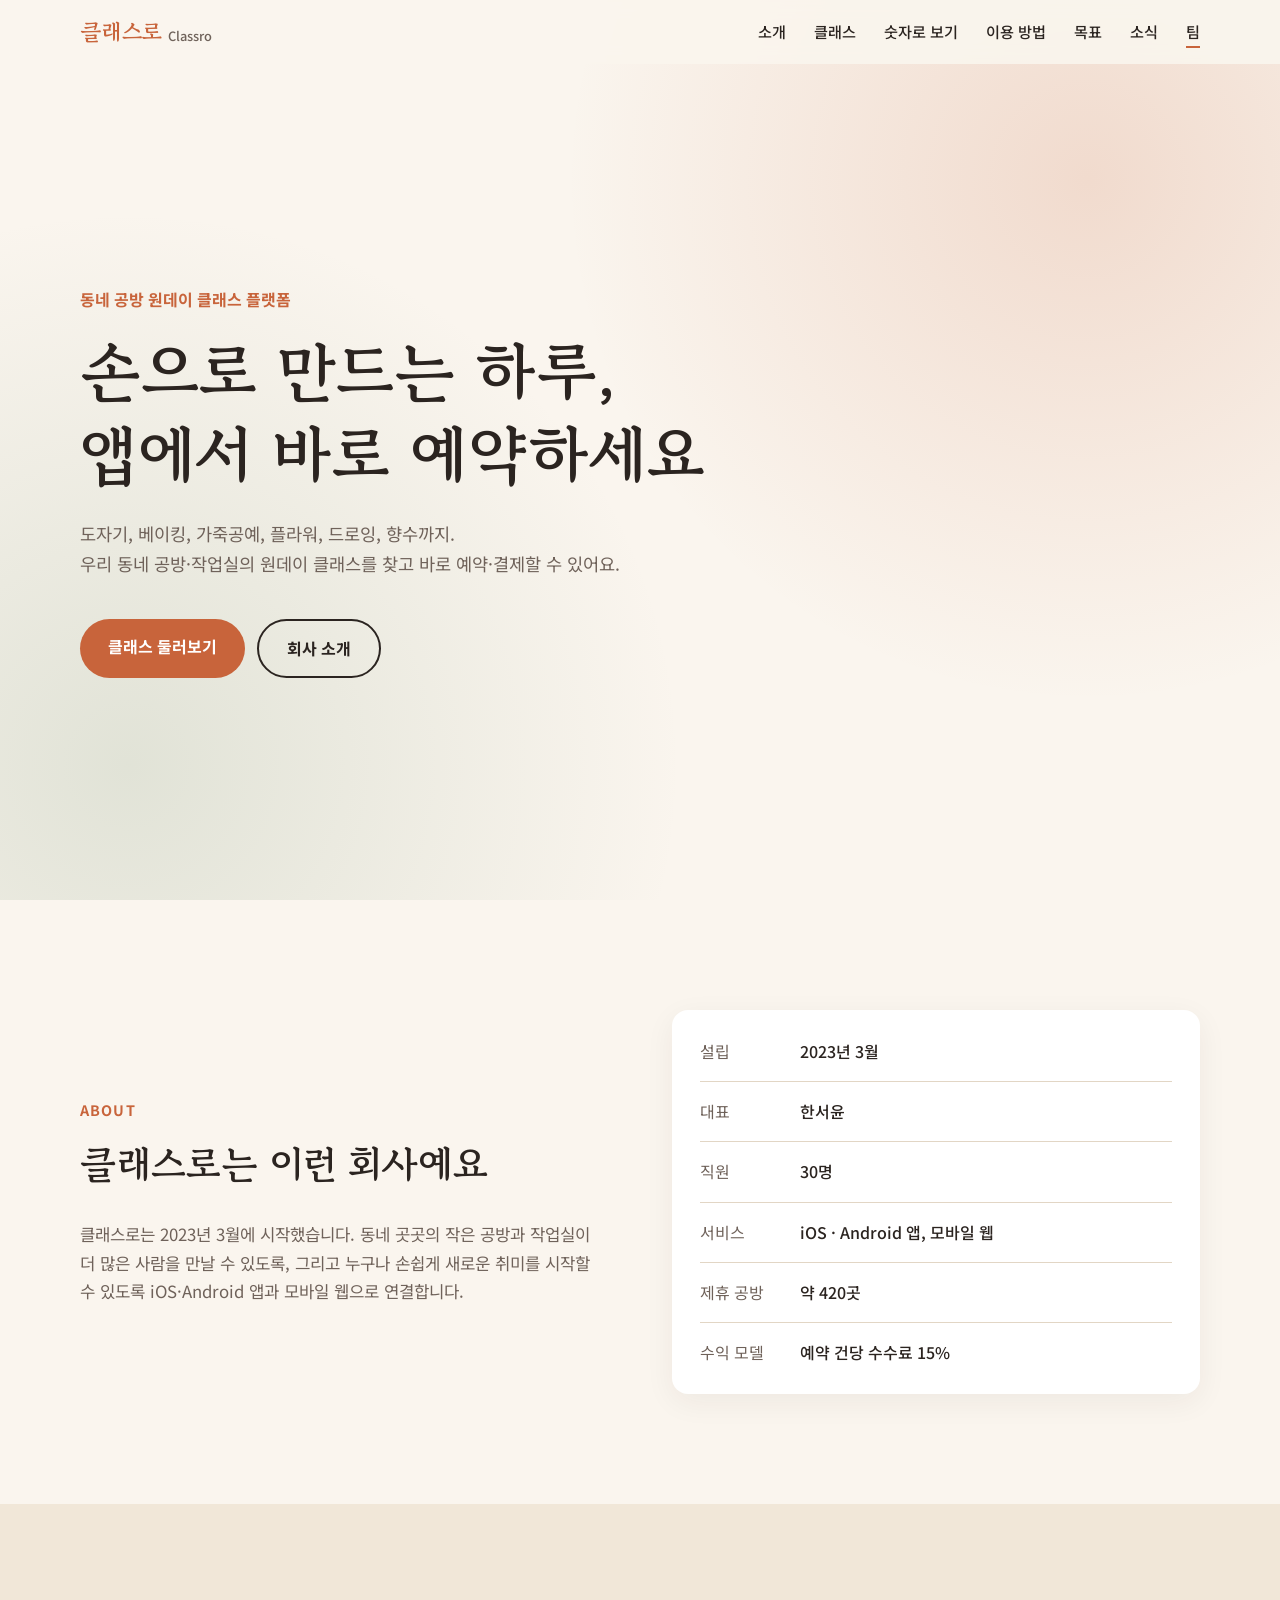
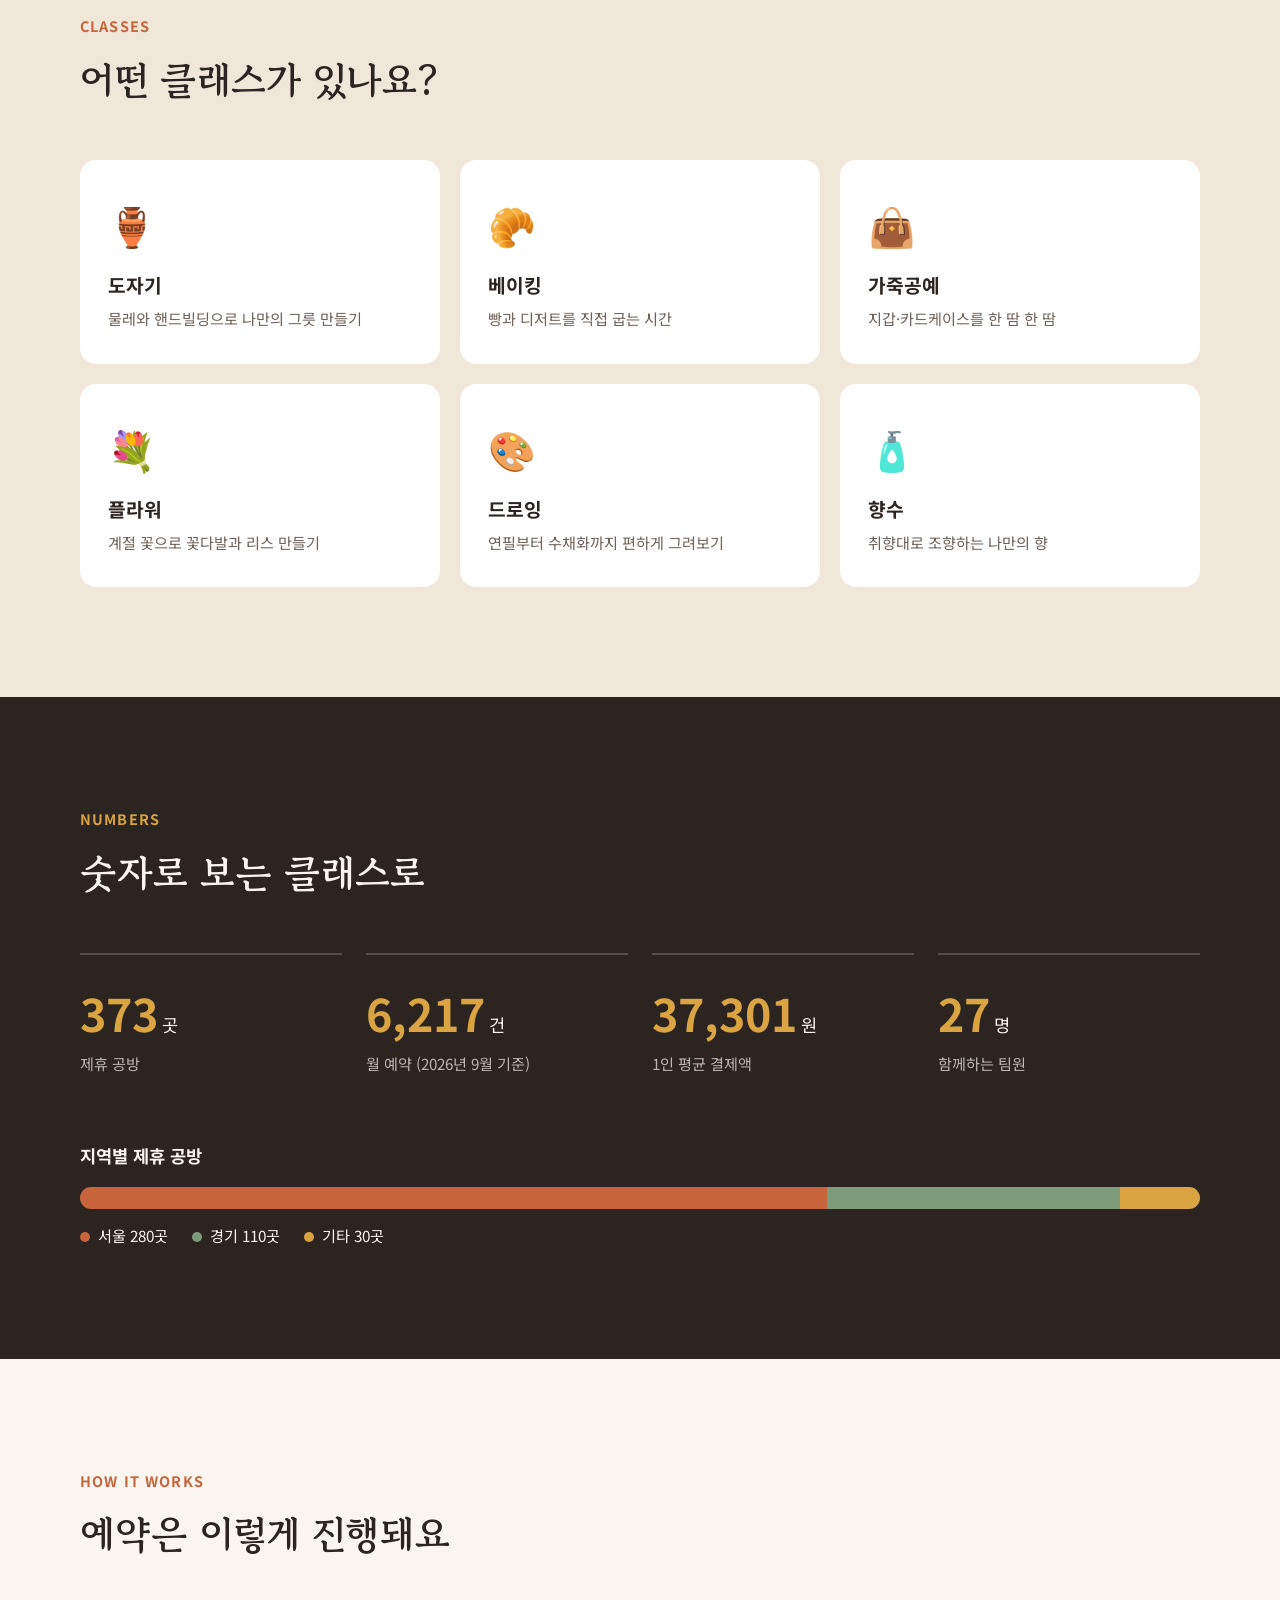
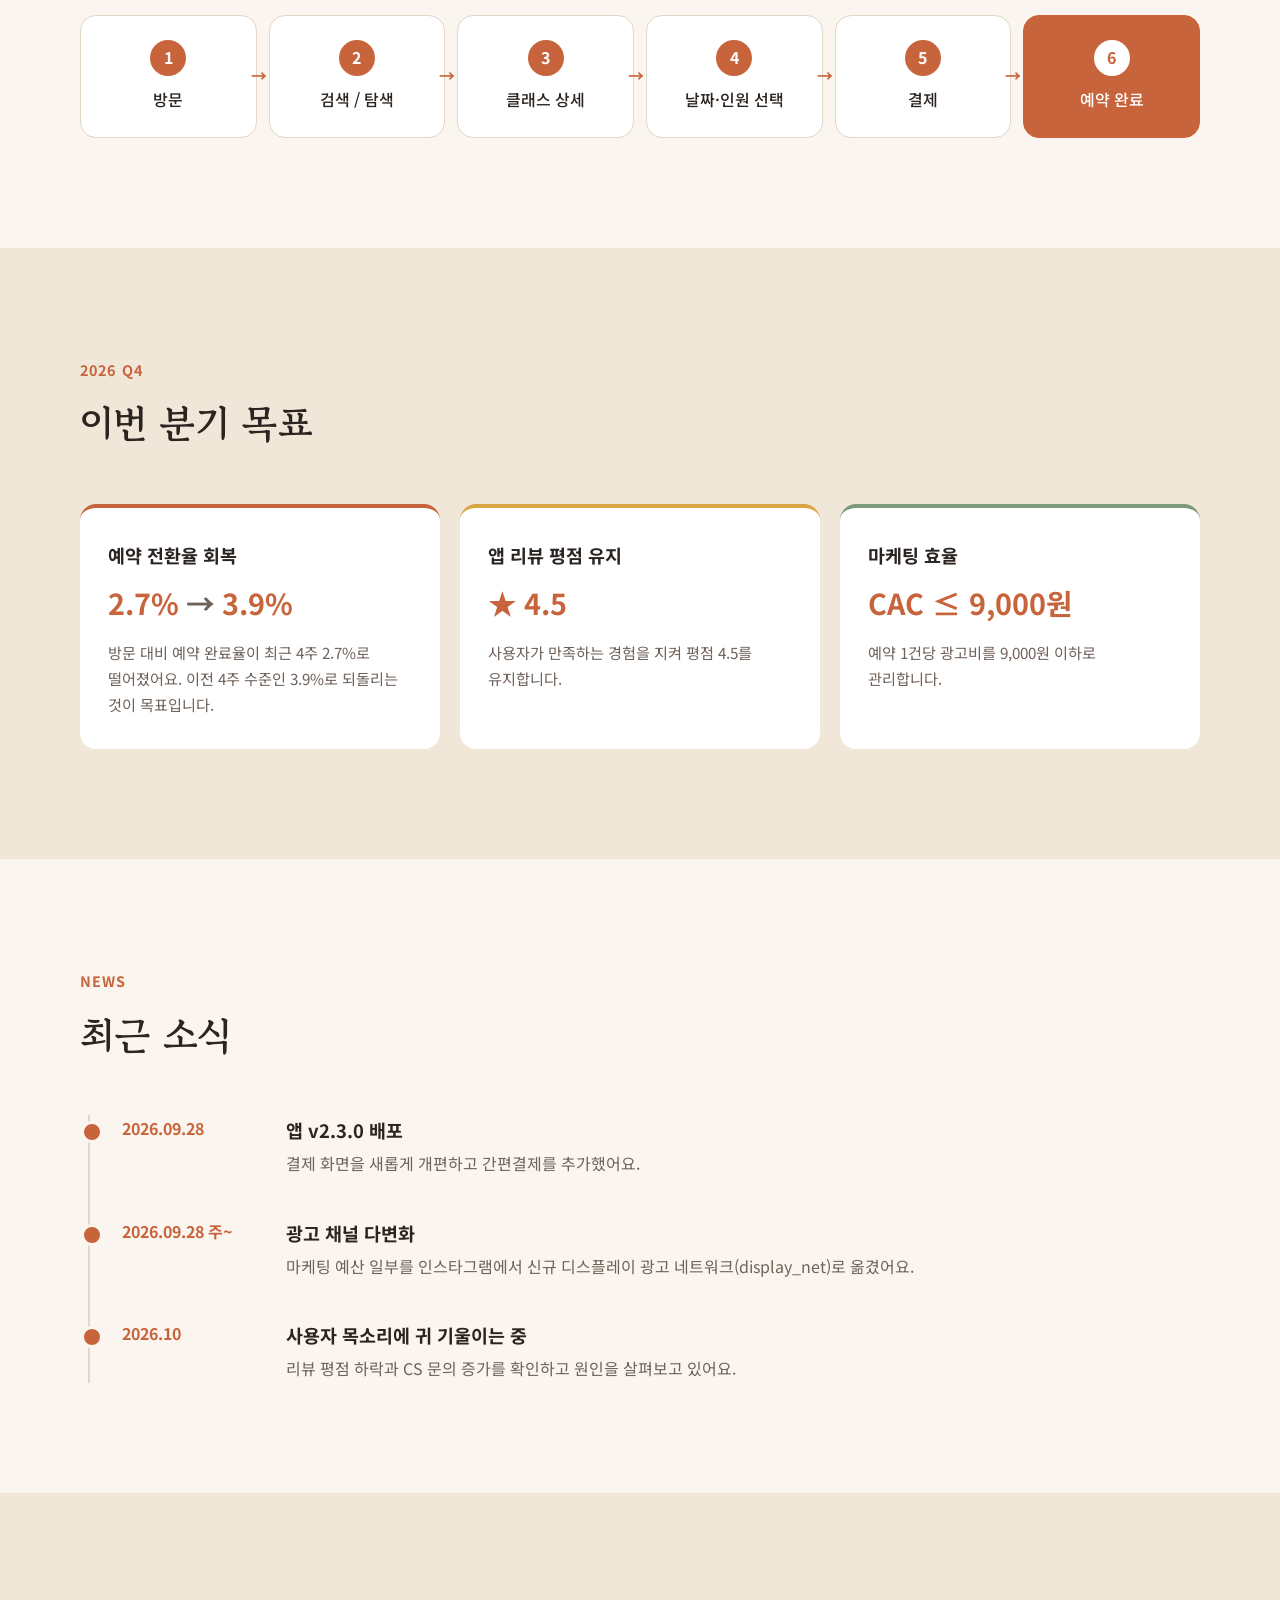
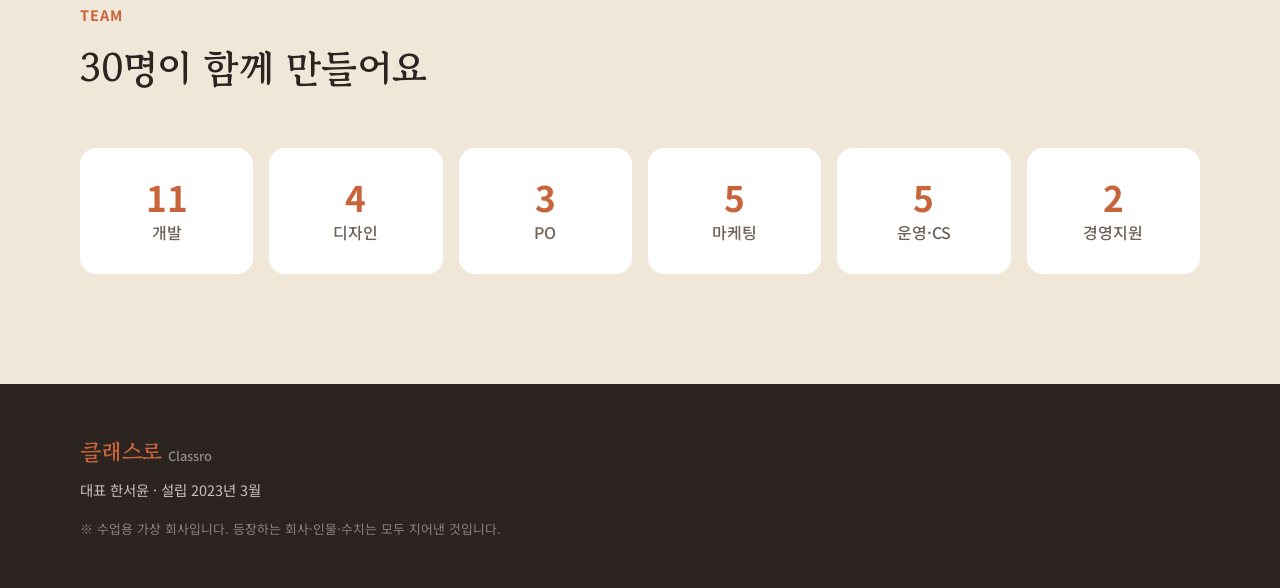
<file: index.html>
<!DOCTYPE html>
<html lang="ko">
<head>
  <meta charset="UTF-8">
  <meta name="viewport" content="width=device-width, initial-scale=1.0">
  <title>클래스로(Classro) | 동네 공방 원데이 클래스 예약</title>
  <meta name="description" content="동네 공방·작업실의 원데이 클래스를 앱에서 찾고 바로 예약·결제하는 서비스, 클래스로">
  <link rel="preconnect" href="https://fonts.googleapis.com">
  <link rel="preconnect" href="https://fonts.gstatic.com" crossorigin>
  <link href="https://fonts.googleapis.com/css2?family=Gowun+Batang:wght@700&family=Noto+Sans+KR:wght@400;500;700&display=swap" rel="stylesheet">
  <link rel="stylesheet" href="css/style.css">
</head>
<body>
  <header class="header">
    <div class="container header__inner">
      <a href="#top" class="logo">클래스로<span>Classro</span></a>
      <button class="nav-toggle" aria-label="메뉴 열기" aria-expanded="false">
        <span></span><span></span><span></span>
      </button>
      <nav class="nav">
        <a href="#about">소개</a>
        <a href="#classes">클래스</a>
        <a href="#numbers">숫자로 보기</a>
        <a href="#flow">이용 방법</a>
        <a href="#goals">목표</a>
        <a href="#news">소식</a>
        <a href="#team">팀</a>
      </nav>
    </div>
  </header>

  <main id="top">
    <!-- 히어로 -->
    <section class="hero">
      <div class="container hero__inner">
        <p class="hero__eyebrow">동네 공방 원데이 클래스 플랫폼</p>
        <h1 class="hero__title">손으로 만드는 하루,<br>앱에서 바로 예약하세요</h1>
        <p class="hero__desc">도자기, 베이킹, 가죽공예, 플라워, 드로잉, 향수까지.<br>우리 동네 공방·작업실의 원데이 클래스를 찾고 바로 예약·결제할 수 있어요.</p>
        <div class="hero__actions">
          <a href="#classes" class="btn btn--primary">클래스 둘러보기</a>
          <a href="#about" class="btn btn--ghost">회사 소개</a>
        </div>
      </div>
    </section>

    <!-- 회사 소개 -->
    <section id="about" class="section">
      <div class="container about">
        <div class="about__text reveal">
          <p class="section__label">About</p>
          <h2 class="section__title">클래스로는 이런 회사예요</h2>
          <p>클래스로는 2023년 3월에 시작했습니다. 동네 곳곳의 작은 공방과 작업실이 더 많은 사람을 만날 수 있도록, 그리고 누구나 손쉽게 새로운 취미를 시작할 수 있도록 iOS·Android 앱과 모바일 웹으로 연결합니다.</p>
        </div>
        <dl class="info-table reveal">
          <div><dt>설립</dt><dd>2023년 3월</dd></div>
          <div><dt>대표</dt><dd>한서윤</dd></div>
          <div><dt>직원</dt><dd>30명</dd></div>
          <div><dt>서비스</dt><dd>iOS · Android 앱, 모바일 웹</dd></div>
          <div><dt>제휴 공방</dt><dd>약 420곳</dd></div>
          <div><dt>수익 모델</dt><dd>예약 건당 수수료 15%</dd></div>
        </dl>
      </div>
    </section>

    <!-- 클래스 카테고리 -->
    <section id="classes" class="section section--tint">
      <div class="container">
        <p class="section__label">Classes</p>
        <h2 class="section__title">어떤 클래스가 있나요?</h2>
        <ul class="categories">
          <li class="category reveal"><span class="category__icon">🏺</span><h3>도자기</h3><p>물레와 핸드빌딩으로 나만의 그릇 만들기</p></li>
          <li class="category reveal"><span class="category__icon">🥐</span><h3>베이킹</h3><p>빵과 디저트를 직접 굽는 시간</p></li>
          <li class="category reveal"><span class="category__icon">👜</span><h3>가죽공예</h3><p>지갑·카드케이스를 한 땀 한 땀</p></li>
          <li class="category reveal"><span class="category__icon">💐</span><h3>플라워</h3><p>계절 꽃으로 꽃다발과 리스 만들기</p></li>
          <li class="category reveal"><span class="category__icon">🎨</span><h3>드로잉</h3><p>연필부터 수채화까지 편하게 그려보기</p></li>
          <li class="category reveal"><span class="category__icon">🧴</span><h3>향수</h3><p>취향대로 조향하는 나만의 향</p></li>
        </ul>
      </div>
    </section>

    <!-- 숫자로 보기 -->
    <section id="numbers" class="section section--dark">
      <div class="container">
        <p class="section__label">Numbers</p>
        <h2 class="section__title">숫자로 보는 클래스로</h2>
        <div class="stats">
          <div class="stat"><strong class="stat__num" data-count="420">0</strong><span class="stat__unit">곳</span><p>제휴 공방</p></div>
          <div class="stat"><strong class="stat__num" data-count="7000">0</strong><span class="stat__unit">건</span><p>월 예약 (2026년 9월 기준)</p></div>
          <div class="stat"><strong class="stat__num" data-count="42000">0</strong><span class="stat__unit">원</span><p>1인 평균 결제액</p></div>
          <div class="stat"><strong class="stat__num" data-count="30">0</strong><span class="stat__unit">명</span><p>함께하는 팀원</p></div>
        </div>

        <div class="region reveal">
          <h3>지역별 제휴 공방</h3>
          <div class="region__bar" role="img" aria-label="서울 280곳, 경기 110곳, 기타 30곳">
            <span class="region__seg region__seg--seoul" style="--w: 280"></span>
            <span class="region__seg region__seg--gyeonggi" style="--w: 110"></span>
            <span class="region__seg region__seg--etc" style="--w: 30"></span>
          </div>
          <ul class="region__legend">
            <li><i class="dot dot--seoul"></i>서울 280곳</li>
            <li><i class="dot dot--gyeonggi"></i>경기 110곳</li>
            <li><i class="dot dot--etc"></i>기타 30곳</li>
          </ul>
        </div>
      </div>
    </section>

    <!-- 이용 흐름 -->
    <section id="flow" class="section">
      <div class="container">
        <p class="section__label">How it works</p>
        <h2 class="section__title">예약은 이렇게 진행돼요</h2>
        <ol class="flow">
          <li class="flow__step reveal"><span>1</span>방문</li>
          <li class="flow__step reveal"><span>2</span>검색 / 탐색</li>
          <li class="flow__step reveal"><span>3</span>클래스 상세</li>
          <li class="flow__step reveal"><span>4</span>날짜·인원 선택</li>
          <li class="flow__step reveal"><span>5</span>결제</li>
          <li class="flow__step reveal"><span>6</span>예약 완료</li>
        </ol>
      </div>
    </section>

    <!-- 분기 목표 -->
    <section id="goals" class="section section--tint">
      <div class="container">
        <p class="section__label">2026 Q4</p>
        <h2 class="section__title">이번 분기 목표</h2>
        <div class="goals">
          <article class="goal reveal">
            <h3>예약 전환율 회복</h3>
            <p class="goal__metric">2.7% <em>→</em> 3.9%</p>
            <p>방문 대비 예약 완료율이 최근 4주 2.7%로 떨어졌어요. 이전 4주 수준인 3.9%로 되돌리는 것이 목표입니다.</p>
          </article>
          <article class="goal reveal">
            <h3>앱 리뷰 평점 유지</h3>
            <p class="goal__metric">★ 4.5</p>
            <p>사용자가 만족하는 경험을 지켜 평점 4.5를 유지합니다.</p>
          </article>
          <article class="goal reveal">
            <h3>마케팅 효율</h3>
            <p class="goal__metric">CAC ≤ 9,000원</p>
            <p>예약 1건당 광고비를 9,000원 이하로 관리합니다.</p>
          </article>
        </div>
      </div>
    </section>

    <!-- 최근 소식 -->
    <section id="news" class="section">
      <div class="container">
        <p class="section__label">News</p>
        <h2 class="section__title">최근 소식</h2>
        <ul class="timeline">
          <li class="reveal">
            <time>2026.09.28</time>
            <div><h3>앱 v2.3.0 배포</h3><p>결제 화면을 새롭게 개편하고 간편결제를 추가했어요.</p></div>
          </li>
          <li class="reveal">
            <time>2026.09.28 주~</time>
            <div><h3>광고 채널 다변화</h3><p>마케팅 예산 일부를 인스타그램에서 신규 디스플레이 광고 네트워크(display_net)로 옮겼어요.</p></div>
          </li>
          <li class="reveal">
            <time>2026.10</time>
            <div><h3>사용자 목소리에 귀 기울이는 중</h3><p>리뷰 평점 하락과 CS 문의 증가를 확인하고 원인을 살펴보고 있어요.</p></div>
          </li>
        </ul>
      </div>
    </section>

    <!-- 팀 -->
    <section id="team" class="section section--tint">
      <div class="container">
        <p class="section__label">Team</p>
        <h2 class="section__title">30명이 함께 만들어요</h2>
        <ul class="team">
          <li class="team__item reveal"><strong>11</strong><span>개발</span></li>
          <li class="team__item reveal"><strong>4</strong><span>디자인</span></li>
          <li class="team__item reveal"><strong>3</strong><span>PO</span></li>
          <li class="team__item reveal"><strong>5</strong><span>마케팅</span></li>
          <li class="team__item reveal"><strong>5</strong><span>운영·CS</span></li>
          <li class="team__item reveal"><strong>2</strong><span>경영지원</span></li>
        </ul>
      </div>
    </section>
  </main>

  <footer class="footer">
    <div class="container">
      <p class="logo">클래스로<span>Classro</span></p>
      <p>대표 한서윤 · 설립 2023년 3월</p>
      <p class="footer__note">※ 수업용 가상 회사입니다. 등장하는 회사·인물·수치는 모두 지어낸 것입니다.</p>
    </div>
  </footer>

  <button class="to-top" aria-label="맨 위로">↑</button>

  <script src="js/main.js"></script>
</body>
</html>
</file>
<file: css/style.css>
/* ===== 기본 설정 ===== */
:root {
  --clay: #c8643b;
  --clay-dark: #a14c29;
  --cream: #faf5ee;
  --sand: #f1e7d8;
  --ink: #2b2420;
  --muted: #6f625a;
  --line: #e2d6c5;
  --sage: #7d9a7a;
  --gold: #d9a441;
  --radius: 16px;
  --header-h: 64px;
}

* { box-sizing: border-box; margin: 0; padding: 0; }

html { scroll-behavior: smooth; scroll-padding-top: var(--header-h); }

body {
  font-family: "Noto Sans KR", system-ui, sans-serif;
  color: var(--ink);
  background: var(--cream);
  line-height: 1.7;
  word-break: keep-all;
}

a { color: inherit; text-decoration: none; }
ul, ol { list-style: none; }

.container { width: min(1120px, 100% - 32px); margin-inline: auto; }

/* ===== 헤더 ===== */
.header {
  position: fixed; inset: 0 0 auto; z-index: 100;
  height: var(--header-h);
  background: rgba(250, 245, 238, .9);
  backdrop-filter: blur(8px);
  border-bottom: 1px solid transparent;
  transition: border-color .3s, box-shadow .3s;
}
.header.is-scrolled { border-color: var(--line); box-shadow: 0 2px 12px rgba(0,0,0,.04); }
.header__inner { height: 100%; display: flex; align-items: center; justify-content: space-between; }

.logo {
  font-family: "Gowun Batang", serif;
  font-size: 1.4rem; font-weight: 700; color: var(--clay);
}
.logo span { margin-left: 6px; font-family: "Noto Sans KR", sans-serif; font-size: .8rem; font-weight: 500; color: var(--muted); }

.nav { display: flex; gap: 28px; font-size: .95rem; font-weight: 500; }
.nav a { position: relative; padding: 4px 0; }
.nav a::after {
  content: ""; position: absolute; left: 0; bottom: 0;
  width: 0; height: 2px; background: var(--clay); transition: width .25s;
}
.nav a:hover::after, .nav a.is-active::after { width: 100%; }

.nav-toggle { display: none; background: none; border: 0; cursor: pointer; width: 32px; height: 32px; position: relative; }
.nav-toggle span { position: absolute; left: 4px; right: 4px; height: 2px; background: var(--ink); transition: transform .3s, opacity .3s; }
.nav-toggle span:nth-child(1) { top: 9px; }
.nav-toggle span:nth-child(2) { top: 15px; }
.nav-toggle span:nth-child(3) { top: 21px; }
.nav-toggle.is-open span:nth-child(1) { transform: translateY(6px) rotate(45deg); }
.nav-toggle.is-open span:nth-child(2) { opacity: 0; }
.nav-toggle.is-open span:nth-child(3) { transform: translateY(-6px) rotate(-45deg); }

/* ===== 버튼 ===== */
.btn {
  display: inline-block; padding: 14px 28px; border-radius: 999px;
  font-weight: 700; transition: background .2s, color .2s, transform .2s;
}
.btn:hover { transform: translateY(-2px); }
.btn--primary { background: var(--clay); color: #fff; }
.btn--primary:hover { background: var(--clay-dark); }
.btn--ghost { border: 2px solid var(--ink); }
.btn--ghost:hover { background: var(--ink); color: var(--cream); }

/* ===== 히어로 ===== */
.hero {
  min-height: 100vh; display: flex; align-items: center;
  padding-top: var(--header-h);
  background:
    radial-gradient(circle at 85% 20%, rgba(200,100,59,.18), transparent 40%),
    radial-gradient(circle at 10% 85%, rgba(125,154,122,.2), transparent 40%),
    var(--cream);
}
.hero__eyebrow { color: var(--clay); font-weight: 700; margin-bottom: 16px; }
.hero__title {
  font-family: "Gowun Batang", serif;
  font-size: clamp(2.2rem, 6vw, 4rem); line-height: 1.3; margin-bottom: 24px;
}
.hero__desc { color: var(--muted); font-size: 1.1rem; margin-bottom: 40px; }
.hero__actions { display: flex; gap: 12px; flex-wrap: wrap; }

/* ===== 섹션 공통 ===== */
.section { padding: 110px 0; }
.section--tint { background: var(--sand); }
.section--dark { background: var(--ink); color: var(--cream); }
.section__label { color: var(--clay); font-weight: 700; font-size: .9rem; letter-spacing: .08em; text-transform: uppercase; margin-bottom: 8px; }
.section__title { font-family: "Gowun Batang", serif; font-size: clamp(1.7rem, 4vw, 2.4rem); margin-bottom: 48px; }
.section--dark .section__label { color: var(--gold); }

/* ===== 회사 소개 ===== */
.about { display: grid; grid-template-columns: 1fr 1fr; gap: 64px; align-items: center; }
.about__text p:last-child { color: var(--muted); font-size: 1.05rem; }
.about .section__title { margin-bottom: 24px; }

.info-table { background: #fff; border-radius: var(--radius); padding: 12px 28px; box-shadow: 0 8px 30px rgba(43,36,32,.06); }
.info-table div { display: flex; padding: 16px 0; border-bottom: 1px solid var(--line); }
.info-table div:last-child { border-bottom: 0; }
.info-table dt { width: 100px; flex-shrink: 0; color: var(--muted); }
.info-table dd { font-weight: 500; }

/* ===== 카테고리 ===== */
.categories { display: grid; grid-template-columns: repeat(3, 1fr); gap: 20px; }
.category {
  background: #fff; border-radius: var(--radius); padding: 32px 28px;
  transition: transform .25s, box-shadow .25s;
}
.category:hover { transform: translateY(-6px); box-shadow: 0 14px 30px rgba(43,36,32,.08); }
.category__icon { font-size: 2.4rem; display: block; margin-bottom: 12px; }
.category h3 { font-size: 1.2rem; margin-bottom: 4px; }
.category p { color: var(--muted); font-size: .95rem; }

/* ===== 숫자 ===== */
.stats { display: grid; grid-template-columns: repeat(4, 1fr); gap: 24px; margin-bottom: 64px; }
.stat { border-top: 2px solid rgba(250,245,238,.2); padding-top: 20px; }
.stat__num { font-size: clamp(2rem, 4vw, 2.8rem); font-weight: 700; color: var(--gold); }
.stat__unit { margin-left: 4px; font-size: 1.1rem; }
.stat p { color: rgba(250,245,238,.7); font-size: .95rem; }

.region h3 { font-size: 1.1rem; margin-bottom: 16px; }
.region__bar { display: flex; height: 22px; border-radius: 999px; overflow: hidden; background: rgba(255,255,255,.08); }
.region__seg { flex: 0 0 0; transition: flex-basis 1.2s ease; }
.region.is-visible .region__seg { flex-basis: calc(var(--w) / 420 * 100%); }
.region__seg--seoul, .dot--seoul { background: var(--clay); }
.region__seg--gyeonggi, .dot--gyeonggi { background: var(--sage); }
.region__seg--etc, .dot--etc { background: var(--gold); }
.region__legend { display: flex; gap: 24px; margin-top: 14px; flex-wrap: wrap; font-size: .95rem; }
.dot { display: inline-block; width: 10px; height: 10px; border-radius: 50%; margin-right: 8px; }

/* ===== 이용 흐름 ===== */
.flow { display: grid; grid-template-columns: repeat(6, 1fr); gap: 12px; counter-reset: step; }
.flow__step {
  position: relative; background: #fff; border: 1px solid var(--line); border-radius: var(--radius);
  padding: 24px 12px; text-align: center; font-weight: 500;
}
.flow__step span {
  display: grid; place-items: center; width: 36px; height: 36px; margin: 0 auto 10px;
  border-radius: 50%; background: var(--clay); color: #fff; font-weight: 700;
}
.flow__step:not(:last-child)::after {
  content: "→"; position: absolute; right: -11px; top: 50%; transform: translateY(-50%);
  color: var(--clay); font-weight: 700; z-index: 1;
}
.flow__step:last-child { background: var(--clay); color: #fff; border-color: var(--clay); }
.flow__step:last-child span { background: #fff; color: var(--clay); }

/* ===== 목표 ===== */
.goals { display: grid; grid-template-columns: repeat(3, 1fr); gap: 20px; }
.goal { background: #fff; border-radius: var(--radius); padding: 32px 28px; border-top: 4px solid var(--clay); }
.goal:nth-child(2) { border-color: var(--gold); }
.goal:nth-child(3) { border-color: var(--sage); }
.goal h3 { font-size: 1.15rem; margin-bottom: 8px; }
.goal__metric { font-size: 1.8rem; font-weight: 700; color: var(--clay); margin-bottom: 12px; }
.goal__metric em { font-style: normal; color: var(--muted); }
.goal p:last-child { color: var(--muted); font-size: .95rem; }

/* ===== 타임라인 ===== */
.timeline { border-left: 2px solid var(--line); margin-left: 8px; }
.timeline li { position: relative; display: grid; grid-template-columns: 140px 1fr; gap: 24px; padding: 0 0 40px 32px; }
.timeline li:last-child { padding-bottom: 0; }
.timeline li::before {
  content: ""; position: absolute; left: -9px; top: 6px;
  width: 16px; height: 16px; border-radius: 50%; background: var(--clay); border: 3px solid var(--cream);
}
.timeline time { color: var(--clay); font-weight: 700; }
.timeline h3 { font-size: 1.15rem; margin-bottom: 4px; }
.timeline p { color: var(--muted); }

/* ===== 팀 ===== */
.team { display: grid; grid-template-columns: repeat(6, 1fr); gap: 16px; }
.team__item { background: #fff; border-radius: var(--radius); padding: 28px 12px; text-align: center; }
.team__item strong { display: block; font-size: 2.2rem; color: var(--clay); line-height: 1.2; }
.team__item span { color: var(--muted); font-weight: 500; }

/* ===== 푸터 ===== */
.footer { background: var(--ink); color: rgba(250,245,238,.75); padding: 48px 0; font-size: .9rem; }
.footer .logo { margin-bottom: 8px; }
.footer .logo span { color: rgba(250,245,238,.5); }
.footer__note { margin-top: 16px; font-size: .8rem; color: rgba(250,245,238,.45); }

/* ===== 맨 위로 버튼 ===== */
.to-top {
  position: fixed; right: 20px; bottom: 20px; width: 48px; height: 48px;
  border: 0; border-radius: 50%; background: var(--clay); color: #fff; font-size: 1.2rem;
  cursor: pointer; opacity: 0; pointer-events: none; transition: opacity .3s, transform .3s;
  transform: translateY(10px);
}
.to-top.is-visible { opacity: 1; pointer-events: auto; transform: translateY(0); }

/* ===== 스크롤 등장 효과 ===== */
.reveal { opacity: 0; transform: translateY(24px); transition: opacity .7s ease, transform .7s ease; }
.reveal.is-visible { opacity: 1; transform: none; }

@media (prefers-reduced-motion: reduce) {
  html { scroll-behavior: auto; }
  .reveal { opacity: 1; transform: none; transition: none; }
}

/* ===== 반응형 ===== */
@media (max-width: 960px) {
  .about { grid-template-columns: 1fr; gap: 32px; }
  .categories, .goals { grid-template-columns: repeat(2, 1fr); }
  .stats { grid-template-columns: repeat(2, 1fr); }
  .flow { grid-template-columns: repeat(3, 1fr); }
  .flow__step::after { display: none; }
  .team { grid-template-columns: repeat(3, 1fr); }
}

@media (max-width: 768px) {
  .nav-toggle { display: block; }
  .nav {
    position: absolute; top: var(--header-h); left: 0; right: 0;
    flex-direction: column; gap: 0; background: var(--cream);
    border-bottom: 1px solid var(--line);
    max-height: 0; overflow: hidden; transition: max-height .35s ease;
  }
  .nav.is-open { max-height: 420px; }
  .nav a { padding: 14px 16px; border-top: 1px solid var(--line); }
  .nav a::after { display: none; }
  .section { padding: 80px 0; }
}

@media (max-width: 560px) {
  .categories, .goals { grid-template-columns: 1fr; }
  .flow { grid-template-columns: repeat(2, 1fr); }
  .team { grid-template-columns: repeat(2, 1fr); }
  .timeline li { grid-template-columns: 1fr; gap: 4px; }
  .hero__desc br { display: none; }
}
</file>
